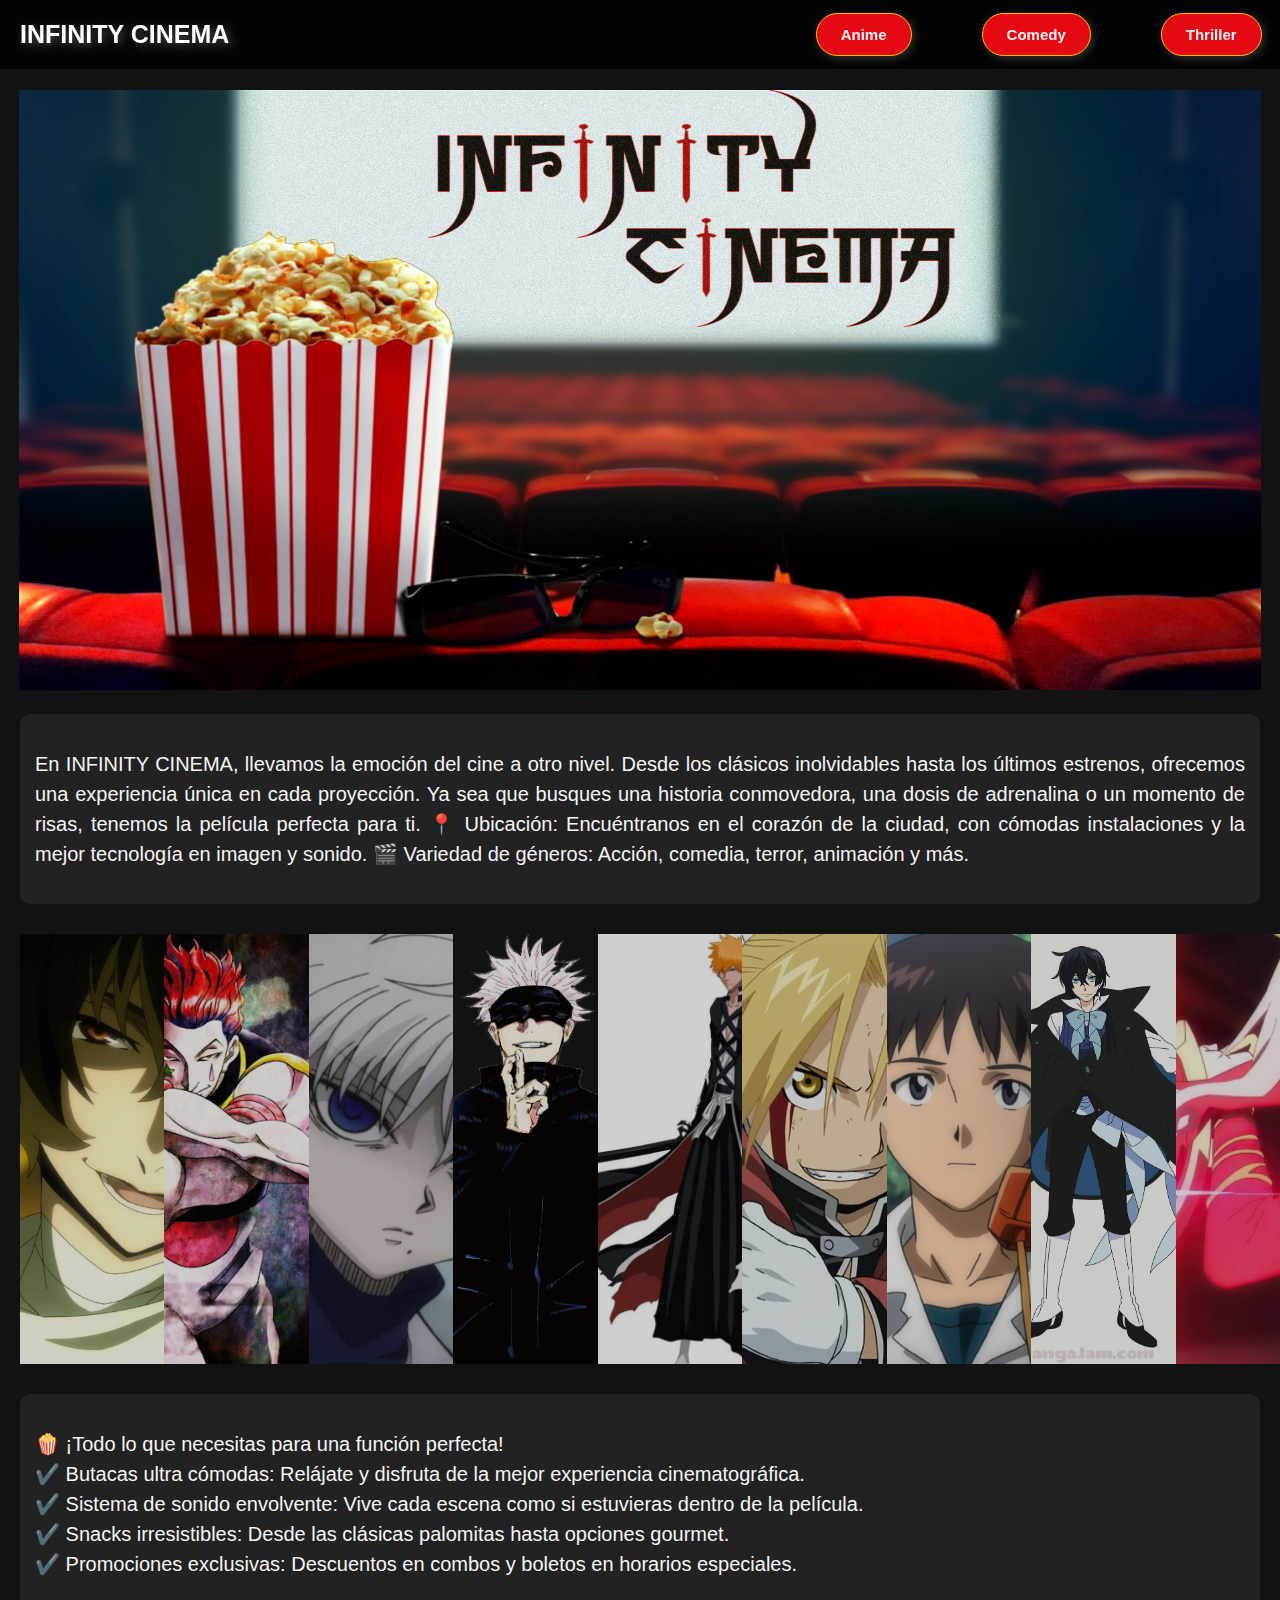
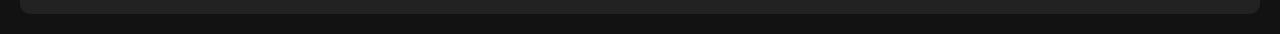
<file: index.html>
<!DOCTYPE html>
<html lang="en">

<head>
    <meta charset="UTF-8">
    <meta name="viewport" content="width=device-width, initial-scale=1.0">
    <title>INFINITY CINEMA</title>
    <link rel="stylesheet" href="style.css">
    <link href="https://fonts.googleapis.com/css2?family=Roboto&display=swap" rel="stylesheet">



</head>

<body>

    <nav class="barra">
        <h1>INFINITY CINEMA</h1>
        <br>
        <div class="contenedor">
            <a href="Anime.html">Anime</a>
            <a href="Comedy.html">Comedy</a>
            <a href="Thriller.html">Thriller</a>
        </div>

    </nav>
    <br>
    <br>
    <br>
    <br>
    <br>
    <center><img src="../Media/prueba2.png" width="97%" height="600xp">

        <section id="sobre" class="sobre-nosotros">
            <div>
                <p align="justify">

                    En INFINITY CINEMA, llevamos la emoción del cine a otro nivel. Desde los clásicos inolvidables hasta
                    los
                    últimos estrenos, ofrecemos una experiencia única en cada proyección. Ya sea que busques una
                    historia
                    conmovedora, una dosis de adrenalina o un momento de risas, tenemos la película perfecta para ti.

                    📍 Ubicación: Encuéntranos en el corazón de la ciudad, con cómodas instalaciones y la mejor
                    tecnología
                    en imagen y sonido.
                    🎬 Variedad de géneros: Acción, comedia, terror, animación y más.

                </p>
            </div>
            <br>
            <section class="galeria">
                <img src="../Media/dazai2.webp" alt="">
                <img src="../Media/hisoka2.jpg" alt="">
                <img src="../Media/KilluaSuperZetsu.webp" alt="">
                <img src="../Media/gojo.webp" alt="">
                <img src="../Media/ichigo.webp" alt="">
                <img src="../Media/eduar.webp" alt="">
                <img src="../Media/evangelion_shinji.webp" alt="">
                <img src="../Media/vanitas.jpg" alt="">
                <img src="../Media/musicato.jpg" alt="">
            </section>

            <br>
            <div>
                <p align="justify"> 🍿 ¡Todo lo que necesitas para una función perfecta!
                    <br>✔️ Butacas ultra cómodas: Relájate y disfruta de la mejor experiencia cinematográfica.
                    <br>✔️ Sistema de sonido envolvente: Vive cada escena como si estuvieras dentro de la película.
                    <br>✔️ Snacks irresistibles: Desde las clásicas palomitas hasta opciones gourmet.
                    <br>✔️ Promociones exclusivas: Descuentos en combos y boletos en horarios especiales.
                </p>
            </div>
    </center>

    </section>



</body>

</html>
</file>
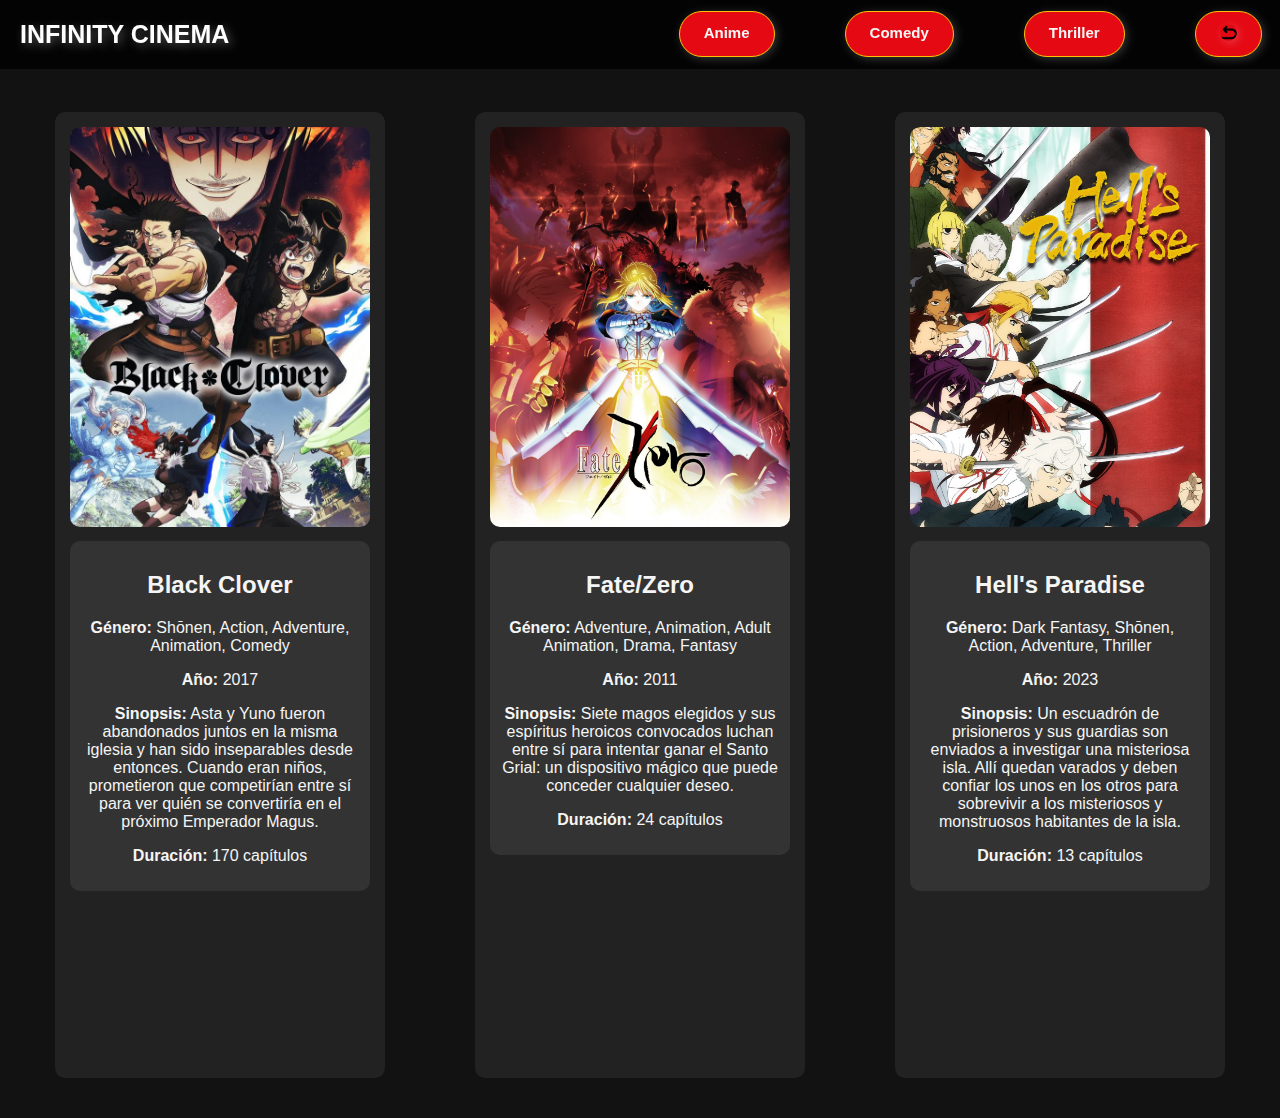
<file: Anime.html>
<!DOCTYPE html>
<html lang="en">

<head>
    <meta charset="UTF-8">
    <meta name="viewport" content="width=device-width, initial-scale=1.0">
    <title>INFINITY ANIME</title>
    <link rel="stylesheet" href="style.css">
    <link href="https://fonts.googleapis.com/css2?family=Roboto&display=swap" rel="stylesheet">

</head>

<body>
    <nav class="barra2">
        <h1>INFINITY CINEMA</h1>
        <br>
        <div class="contenedor">
            <a href="Anime.html">Anime</a>
            <a href="Comedy.html">Comedy</a>
            <a href="Thriller.html">Thriller</a>
            <a href="index.html" class="btn-volver">
                <img src="../Media/volver.png" alt="Volver">

            </a>
        </div>
    </nav>
    <br> <br> <br> <br> 

    <main class="movie-container">


        <div class="movie">
            <img src="../Media/portada.jpg" alt="Anime1" class="cover">
            <div class="details">
                <h2>Black Clover</h2>
                <p><strong>Género:</strong> Shōnen, Action, Adventure, Animation, Comedy</p>
                <p><strong>Año:</strong> 2017</p>
                <p><strong>Sinopsis:</strong> Asta y Yuno fueron abandonados juntos en la misma iglesia y han sido
                    inseparables desde entonces. Cuando eran niños, prometieron que competirían entre sí para ver quién
                    se convertiría en el próximo Emperador Magus.</p>
                    <p><strong>Duración:</strong> 170 capítulos</p>

            </div>
            <br>
            <iframe src="https://www.youtube.com/embed/TiIZ2NZxjMI" title="Black Clover | Tráiler oficial"
                frameborder="0"
                allow="accelerometer; autoplay; clipboard-write; encrypted-media; gyroscope; picture-in-picture; web-share"
                referrerpolicy="strict-origin-when-cross-origin" allowfullscreen></iframe>
        </div>


        <div class="movie">
            <img src="../Media/portada2.jpg" alt="Anime2" class="cover">
            <div class="details">
                <h2>Fate/Zero</h2>
                <p><strong>Género:</strong> Adventure, Animation, Adult Animation, Drama, Fantasy</p>
                <p><strong>Año:</strong> 2011</p>
                <p><strong>Sinopsis:</strong> Siete magos elegidos y sus espíritus heroicos convocados luchan entre sí
                    para intentar ganar el Santo Grial: un dispositivo mágico que puede conceder cualquier deseo.</p>
                    <p><strong>Duración:</strong> 24 capítulos</p>

                </div>
            <br>
            <iframe src="https://www.youtube.com/embed/n-7PFiut1HI" title="Fate/Zero Trailer" frameborder="0"
                allow="accelerometer; autoplay; clipboard-write; encrypted-media; gyroscope; picture-in-picture; web-share"
                referrerpolicy="strict-origin-when-cross-origin" allowfullscreen></iframe>
        </div>



        <div class="movie">
            <img src="../Media/portada3.webp" alt="Anime3" class="cover">
            <div class="details">
                <h2>Hell's Paradise</h2>
                <p><strong>Género:</strong> Dark Fantasy, Shōnen, Action, Adventure, Thriller</p>
                <p><strong>Año:</strong> 2023</p>
                <p><strong>Sinopsis:</strong> Un escuadrón de prisioneros y sus guardias son enviados a investigar una
                    misteriosa isla. Allí quedan varados y deben confiar los unos en los otros para sobrevivir a los
                    misteriosos y monstruosos habitantes de la isla.</p>
                    <p><strong>Duración:</strong> 13 capítulos</p>

                </div>
            <br>
            <iframe src="https://www.youtube.com/embed/Sz6oWpSgQ5Y" title="Hell’s Paradise | TRÁILER OFICIAL"
                frameborder="0"
                allow="accelerometer; autoplay; clipboard-write; encrypted-media; gyroscope; picture-in-picture; web-share"
                referrerpolicy="strict-origin-when-cross-origin" allowfullscreen></iframe>
        </div>


    </main>



</body>

</html>
</file>
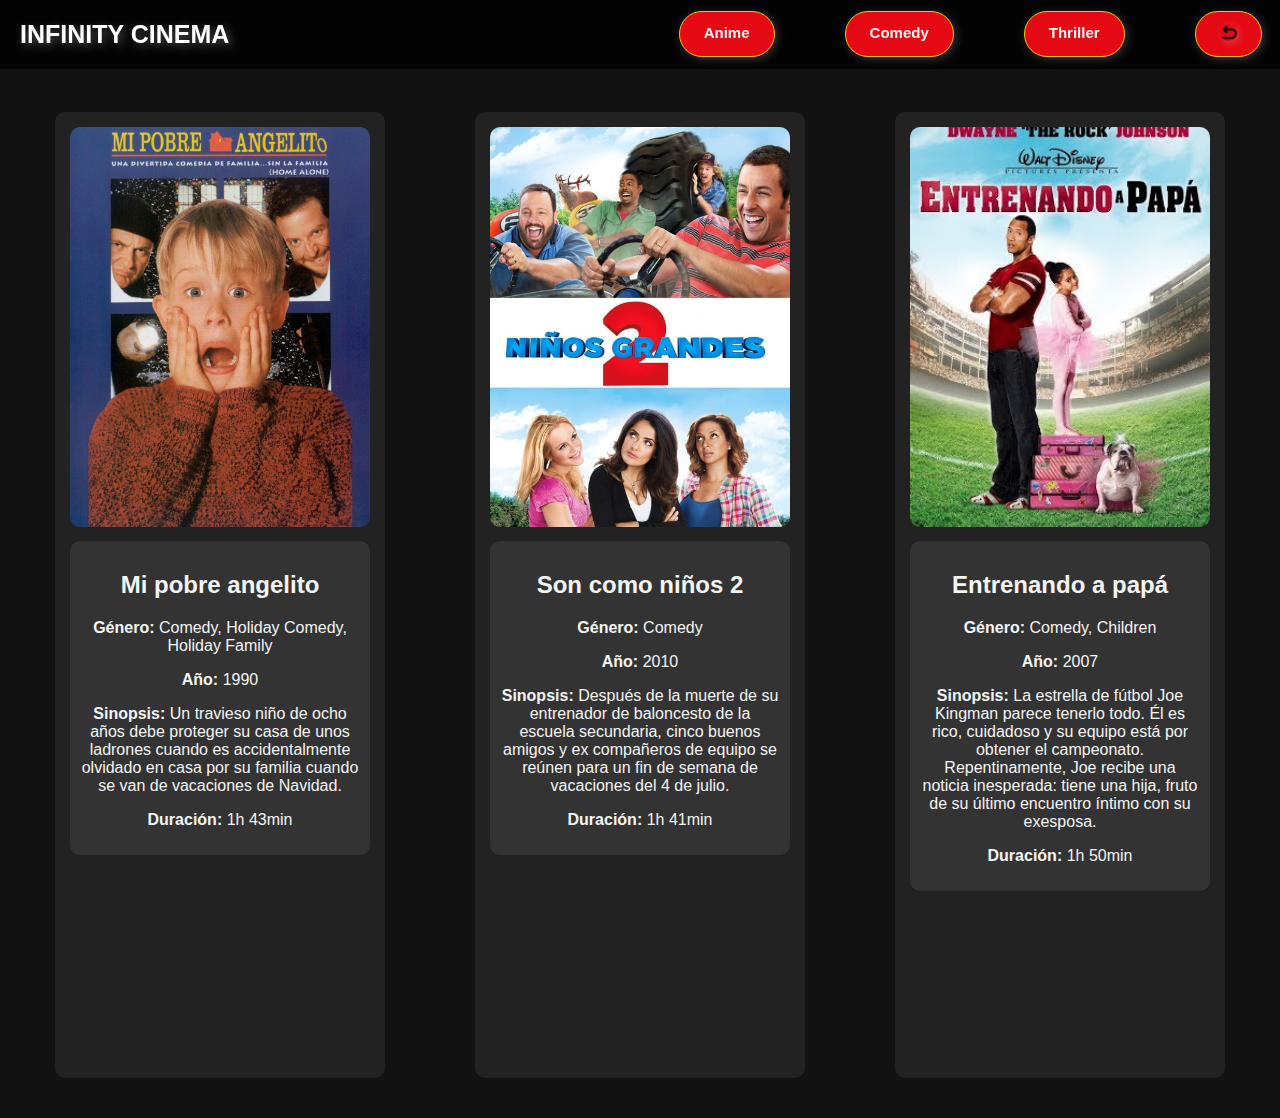
<file: Comedy.html>
<!DOCTYPE html>
<html lang="en">

<head>
    <meta charset="UTF-8">
    <meta name="viewport" content="width=device-width, initial-scale=1.0">
    <title>INFINITY COMEDY</title>
    <link rel="stylesheet" href="style.css">
    <link href="https://fonts.googleapis.com/css2?family=Roboto&display=swap" rel="stylesheet">

</head>

<body>
    <nav class="barra2">
        <h1>INFINITY CINEMA</h1>
        <br>
        <div class="contenedor">
            <a href="Anime.html">Anime</a>
            <a href="Comedy.html">Comedy</a>
            <a href="Thriller.html">Thriller</a>
            <a href="index.html" class="btn-volver">
                <img src="../Media/volver.png" alt="Volver">

            </a>
        </div>
    </nav>
    <br><br><br><br>

    <main class="movie-container">


        <div class="movie">
            <img src="../Media/MiPobreAngelito.webp" alt="Comedy1" class="cover">
            <div class="details">
                <h2>Mi pobre angelito</h2>
                <p><strong>Género:</strong> Comedy, Holiday Comedy, Holiday Family</p>
                <p><strong>Año:</strong> 1990</p>
                <p><strong>Sinopsis:</strong> Un travieso niño de ocho años debe proteger su casa de unos ladrones cuando es accidentalmente olvidado en casa por su familia cuando se van de vacaciones de Navidad.</p>
                <p><strong>Duración:</strong> 1h 43min</p>

            </div>
            <br>
            <iframe src="https://www.youtube.com/embed/4nXRb-1-n60" title="Solo en Casa (Trailer español)" frameborder="0" allow="accelerometer; autoplay; clipboard-write; encrypted-media; gyroscope; picture-in-picture; web-share" referrerpolicy="strict-origin-when-cross-origin" allowfullscreen></iframe>
        </div>


        <div class="movie">
            <img src="../Media/soncomoniños.jpg" alt="Comedy2" class="cover">
            <div class="details">
                <h2>Son como niños 2</h2>
                <p><strong>Género:</strong> Comedy</p>
                <p><strong>Año:</strong> 2010</p>
                <p><strong>Sinopsis:</strong> Después de la muerte de su entrenador de baloncesto de la escuela secundaria, cinco buenos amigos y ex compañeros de equipo se reúnen para un fin de semana de vacaciones del 4 de julio.       </p>
                <p><strong>Duración:</strong> 1h 41min</p>

            </div>
            <br>
            <iframe src="https://www.youtube.com/embed/EJlI-peYPVs" title="Son Como Niños 2 - Tráiler #1 doblado" frameborder="0" allow="accelerometer; autoplay; clipboard-write; encrypted-media; gyroscope; picture-in-picture; web-share" referrerpolicy="strict-origin-when-cross-origin" allowfullscreen></iframe>
        </div>



        <div class="movie">
            <img src="../Media/entrenando a papa.jpg" alt="Comedy3" class="cover">
            <div class="details">
                <h2>Entrenando a papá</h2>
                <p><strong>Género:</strong> Comedy, Children</p>
                <p><strong>Año:</strong> 2007</p>
                <p><strong>Sinopsis:</strong> La estrella de fútbol Joe Kingman parece tenerlo todo. Él es rico, cuidadoso y su equipo está por obtener el campeonato. Repentinamente, Joe recibe una noticia inesperada: tiene una hija, fruto de su último encuentro íntimo con su exesposa.</p>
                <p><strong>Duración:</strong> 1h 50min</p>

            </div>
            <br>
            <iframe src="https://www.youtube.com/embed/yMCcnIJ5rdQ" title="Papa Por Sorpresa (Trailer español)" frameborder="0" allow="accelerometer; autoplay; clipboard-write; encrypted-media; gyroscope; picture-in-picture; web-share" referrerpolicy="strict-origin-when-cross-origin" allowfullscreen></iframe>
        </div>


    </main>

</body>

</html>
</file>
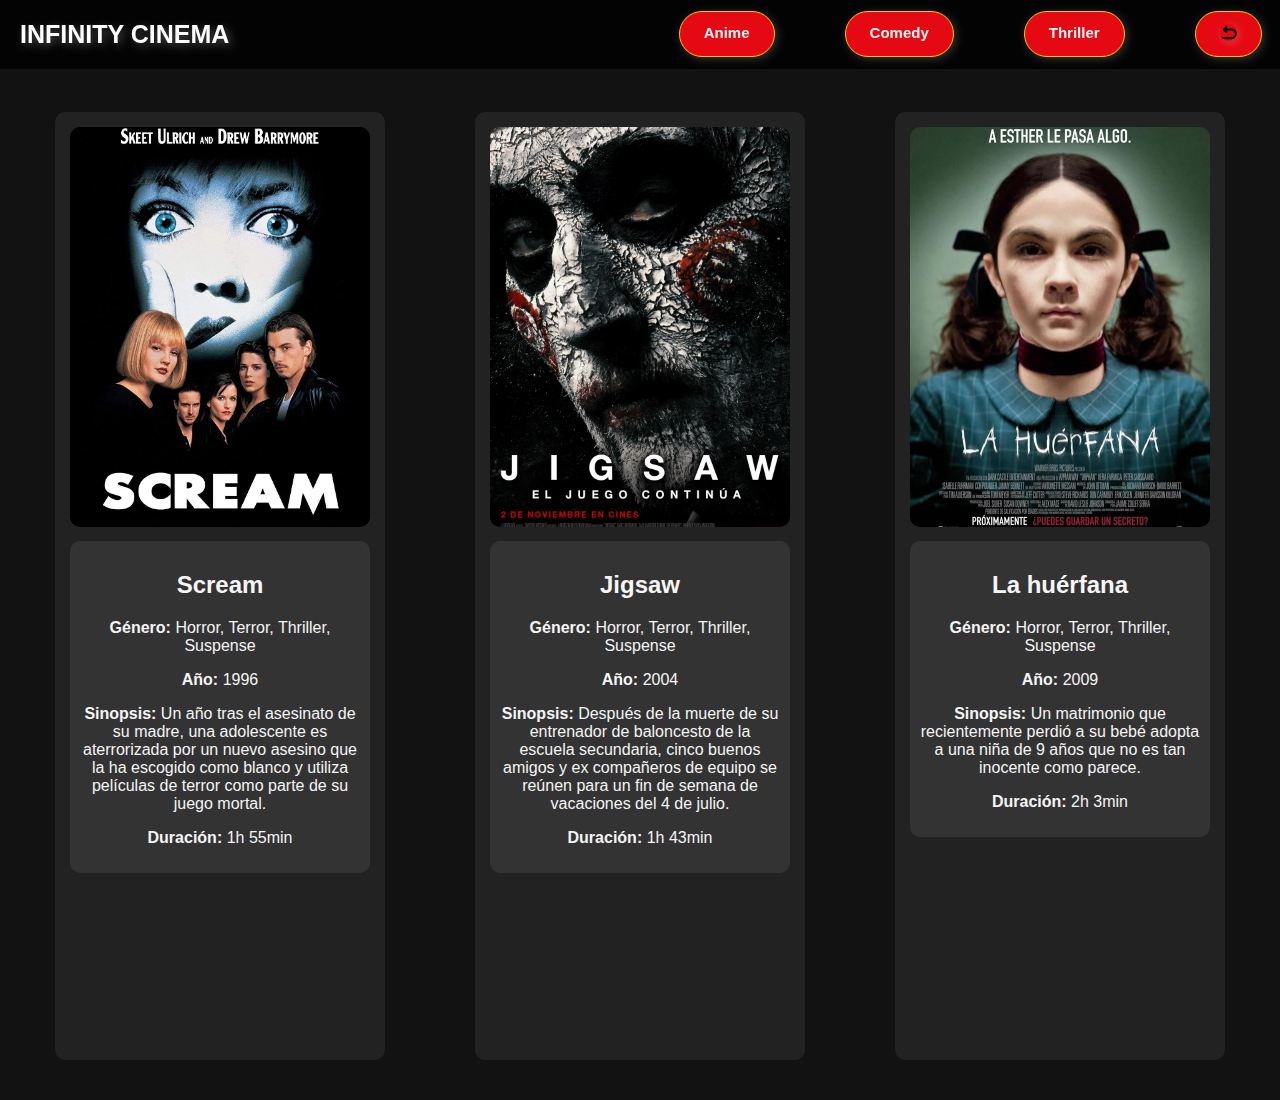
<file: Thriller.html>
<!DOCTYPE html>
<html lang="en">

<head>
    <meta charset="UTF-8">
    <meta name="viewport" content="width=device-width, initial-scale=1.0">
    <title>INFINITY THRILLER</title>
    <link rel="stylesheet" href="style.css">
    <link href="https://fonts.googleapis.com/css2?family=Roboto&display=swap" rel="stylesheet">

</head>

<body>
    <nav class="barra2">
        <h1>INFINITY CINEMA</h1>
        <br>
        <div class="contenedor">
            <a href="Anime.html">Anime</a>
            <a href="Comedy.html">Comedy</a>
            <a href="Thriller.html">Thriller</a>
            <a href="index.html" class="btn-volver">
                <img src="../Media/volver.png" alt="Volver">

            </a>
        </div>
    </nav>
    <BR></BR><br><br>
    <main class="movie-container">


        <div class="movie">
            <img src="../Media/scream.webp" alt="Thriller1" class="cover">
            <div class="details">
                <h2>Scream</h2>
                <p><strong>Género:</strong> Horror, Terror, Thriller, Suspense</p>
                <p><strong>Año:</strong> 1996</p>
                <p><strong>Sinopsis:</strong> Un año tras el asesinato de su madre, una adolescente es aterrorizada por un nuevo asesino que la ha escogido como blanco y utiliza películas de terror como parte de su juego mortal.
                 <p><strong>Duración:</strong> 1h 55min</p>
                </p>
            </div>
            <br>
            <iframe src="https://www.youtube.com/embed/i3J6ACKQ7K0" title="Scream | Official Trailer (HD) - Neve Campbell, Courteney Cox, Drew Barrymore | Miramax" frameborder="0" allow="accelerometer; autoplay; clipboard-write; encrypted-media; gyroscope; picture-in-picture; web-share" referrerpolicy="strict-origin-when-cross-origin" allowfullscreen></iframe>
        </div>


        <div class="movie">
            <img src="../Media/jigsaw.webp" alt="Thriller2" class="cover">
            <div class="details">
                <h2>Jigsaw</h2>
                <p><strong>Género:</strong> Horror, Terror, Thriller, Suspense</p>
                <p><strong>Año:</strong> 2004</p>
                <p><strong>Sinopsis:</strong> Después de la muerte de su entrenador de baloncesto de la escuela secundaria, cinco buenos amigos y ex compañeros de equipo se reúnen para un fin de semana de vacaciones del 4 de julio.
                    <p><strong>Duración:</strong> 1h 43min</p>

                </p>
            </div>
            <br>
            <iframe src="https://www.youtube.com/embed/vPP6aIw1vgY" title="Jigsaw (2017 Movie) Official Trailer" frameborder="0" allow="accelerometer; autoplay; clipboard-write; encrypted-media; gyroscope; picture-in-picture; web-share" referrerpolicy="strict-origin-when-cross-origin" allowfullscreen></iframe>
        </div>



        <div class="movie">
            <img src="../Media/lahuerfan.webp" alt="Comedy3" class="cover">
            <div class="details">
                <h2>La huérfana</h2>
                <p><strong>Género:</strong> Horror, Terror, Thriller, Suspense</p>
                <p><strong>Año:</strong> 2009</p>
                <p><strong>Sinopsis:</strong> Un matrimonio que recientemente perdió a su bebé adopta a una niña de 9 años que no es tan inocente como parece. </p>
                <p><strong>Duración:</strong> 2h 3min</p>

            </div>
            <br>
            <iframe src="https://www.youtube.com/embed/KnD61JePAug" title="La Huérfana (Trailer español)" frameborder="0" allow="accelerometer; autoplay; clipboard-write; encrypted-media; gyroscope; picture-in-picture; web-share" referrerpolicy="strict-origin-when-cross-origin" allowfullscreen></iframe>        </div>


    </main>

</body>

</html>
</file>
<file: style.css>
body {
    background-color: #121212;
    font-family: 'Poppins', sans-serif;
    color: #f5f5f5;
    margin: 0;
    padding: 0;

}

h1 {
    text-shadow: 3px 3px 10px rgba(255, 255, 255, 0.3);
}

.sobre-nosotros {
    margin: 20px;
    font-family: 'Poppins', sans-serif;
    font-size: 20px;
    line-height: 1.5;


}

.sobre-nosotros div {
    background-color: #222;
    padding: 15px;
    border-radius: 10px;

    text-align: center;

}

a {
    background-color: #e50914;
    color: #f5f5f5;
    text-decoration: none;
    padding: 12px 24px;
    border-radius: 25px;
    border: 1px solid #ffc107;
    box-shadow: 2px 2px 10px rgba(255, 255, 255, 0.2);
    transition: 0.3s;
    font-weight: bold;
    margin-left: 60px;
    font-size: 15px;
}

.contenedor {
    display: inline-flex;
    gap: 10px;
    margin-right: 20;



}

a:hover {
    background-color: #b20710;
    border-color: #f5f5f5;
    color: #ffc107;
    transform: scale(1.1);

}

.barra {
    display: flex;
    justify-content: space-between;
    align-items: center;
    background: rgba(0, 0, 0, 0.8);
    padding: 3px 20px;
    position: fixed;
    width: 97%;
    top: 0;
    z-index: 100;
}

.barra h1 {
    color: #fff;
    font-size: 25px;
}

.barra2 {
    display: flex;
    justify-content: space-between;
    align-items: center;
    background: rgba(0, 0, 0, 0.8);
    padding: 3px 20px;
    position: fixed;
    width: 97%;
    top: 0;
    z-index: 100;
}

.barra2 h1 {
    color: #fff;
    font-size: 25px;
}

.btn-volver {
    background-color: #e50914;
    color: #f5f5f5;
    text-decoration: none;
    padding: 12px 24px;
    border-radius: 25px;
    border: 1px solid #ffc107;
    box-shadow: 2px 2px 10px rgba(255, 255, 255, 0.2);
    transition: 0.3s;
    font-weight: bold;
    margin-left: 60px;
    font-size: 15px;
}

.btn-volver img {
    width: 17px;
    height: auto;
    border-radius: 50%;
    box-shadow: 2px 2px 10px rgba(255, 255, 255, 0.2);
}

.btn-volver:hover {

    background-color: #b20710;
    border-color: #f5f5f5;
    color: #ffc107;
    transform: scale(1.1);

}

/* Contenedor de Películas */
.movie-container {
    display: flex;
    justify-content: center;
    gap: 50px;
    padding: 20px;
    flex-wrap: wrap;
}

/* Estilos de cada película */
.movie {
    background-color: #222;
    padding: 15px;
    border-radius: 10px;
    width: 300px;
    text-align: center;
    margin: 20px;
}

.cover {
    width: 100%;
    height: 400px;
    object-fit: cover;
    border-radius: 10px;

}

/* Detalles de la Película */
.details {
    background-color: #333;
    padding: 10px;
    margin-top: 10px;
    border-radius: 10px;
}

/* Trailer */
.trailer {
    width: 100%;
    height: 200px;
    margin-top: 10px;
    border-radius: 10px;
}




.movie:hover {
    box-shadow: 0 0 10px rgba(255, 255, 255, 0.3);
}

.movie img:hover {
    transform: scale(1.05);
    transition: 0.3s ease-in-out;
}

.galeria {
    display: flex;
    width: 1300px;
    height: 430px;
}

.galeria img {
    width: 0;
    flex-grow: 1;
    object-fit: cover;
    opacity: .8;
    transition: .5s ease;
}

.galeria img:hover {
    cursor: crosshair;
    width: 300px;
    opacity: 1;
    filter: contrast(120%);
}

.galeria div {
    background-color: #222;
}
</file>
